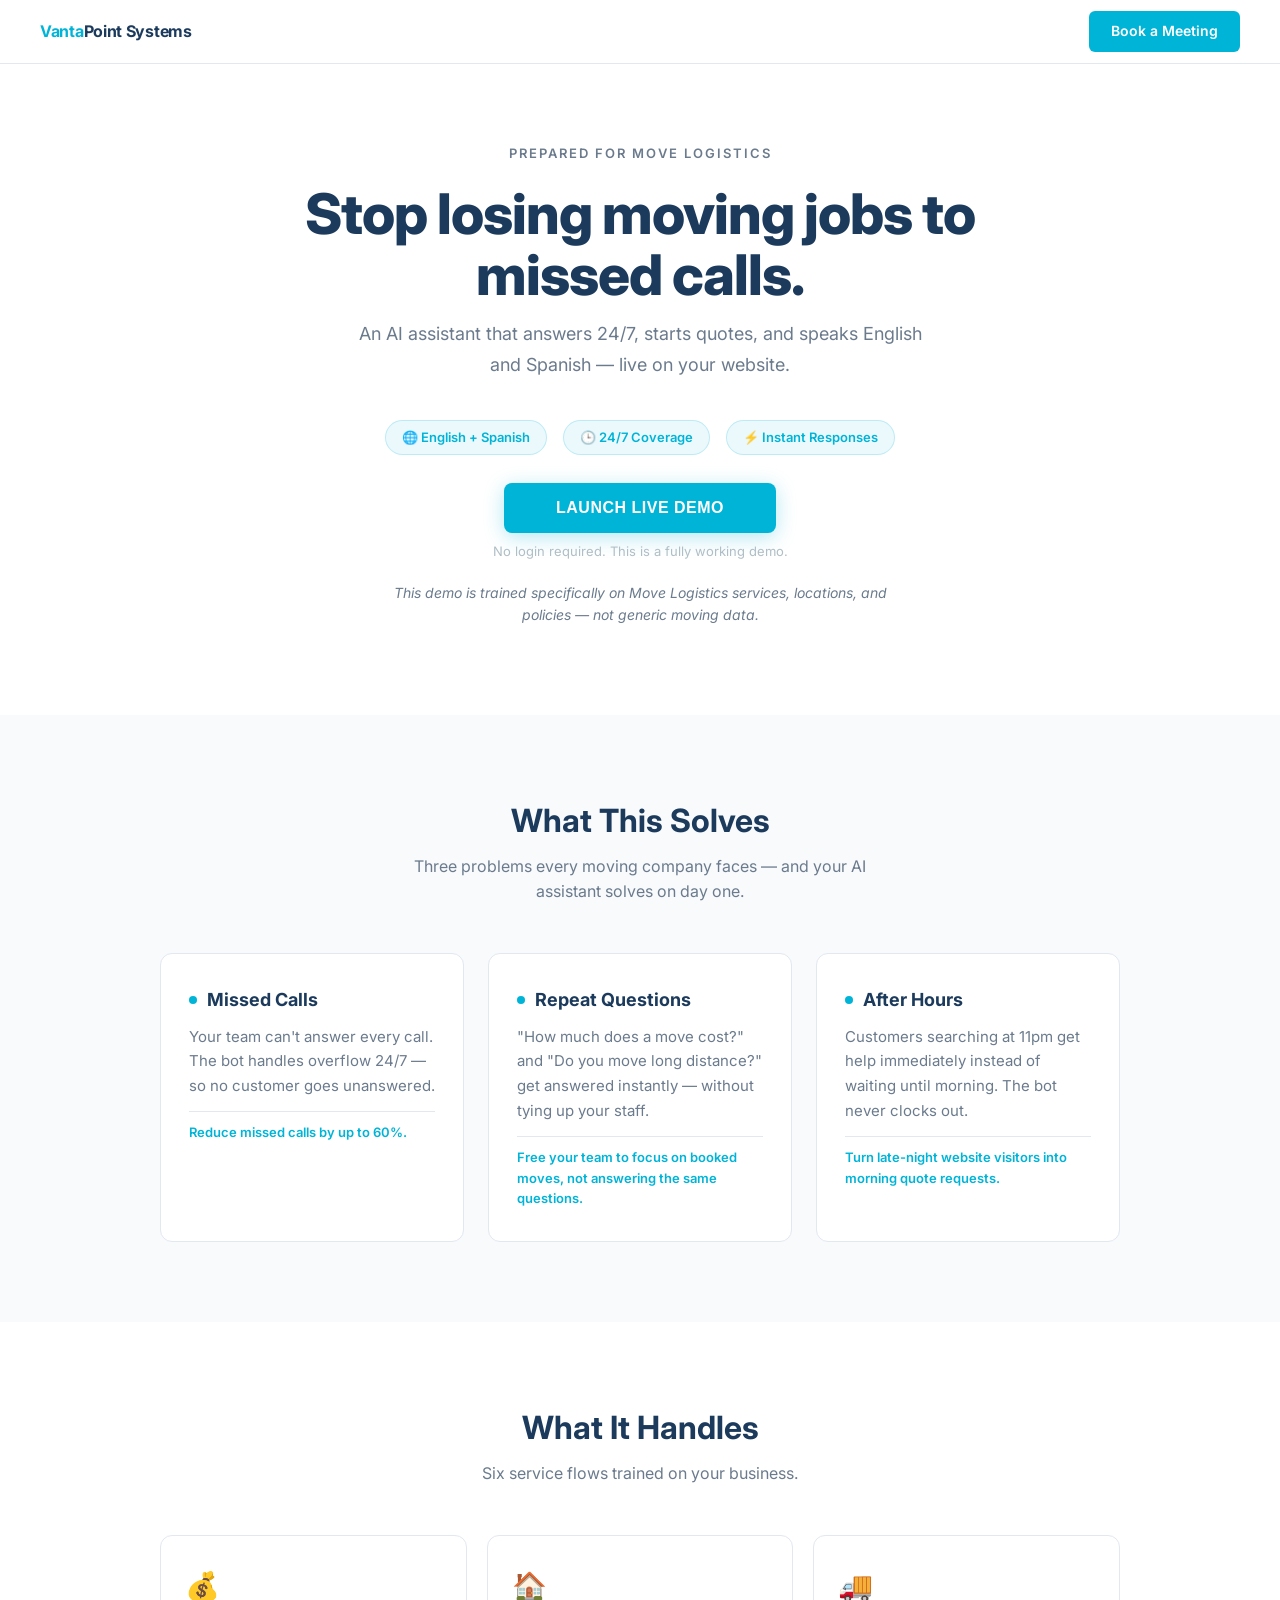
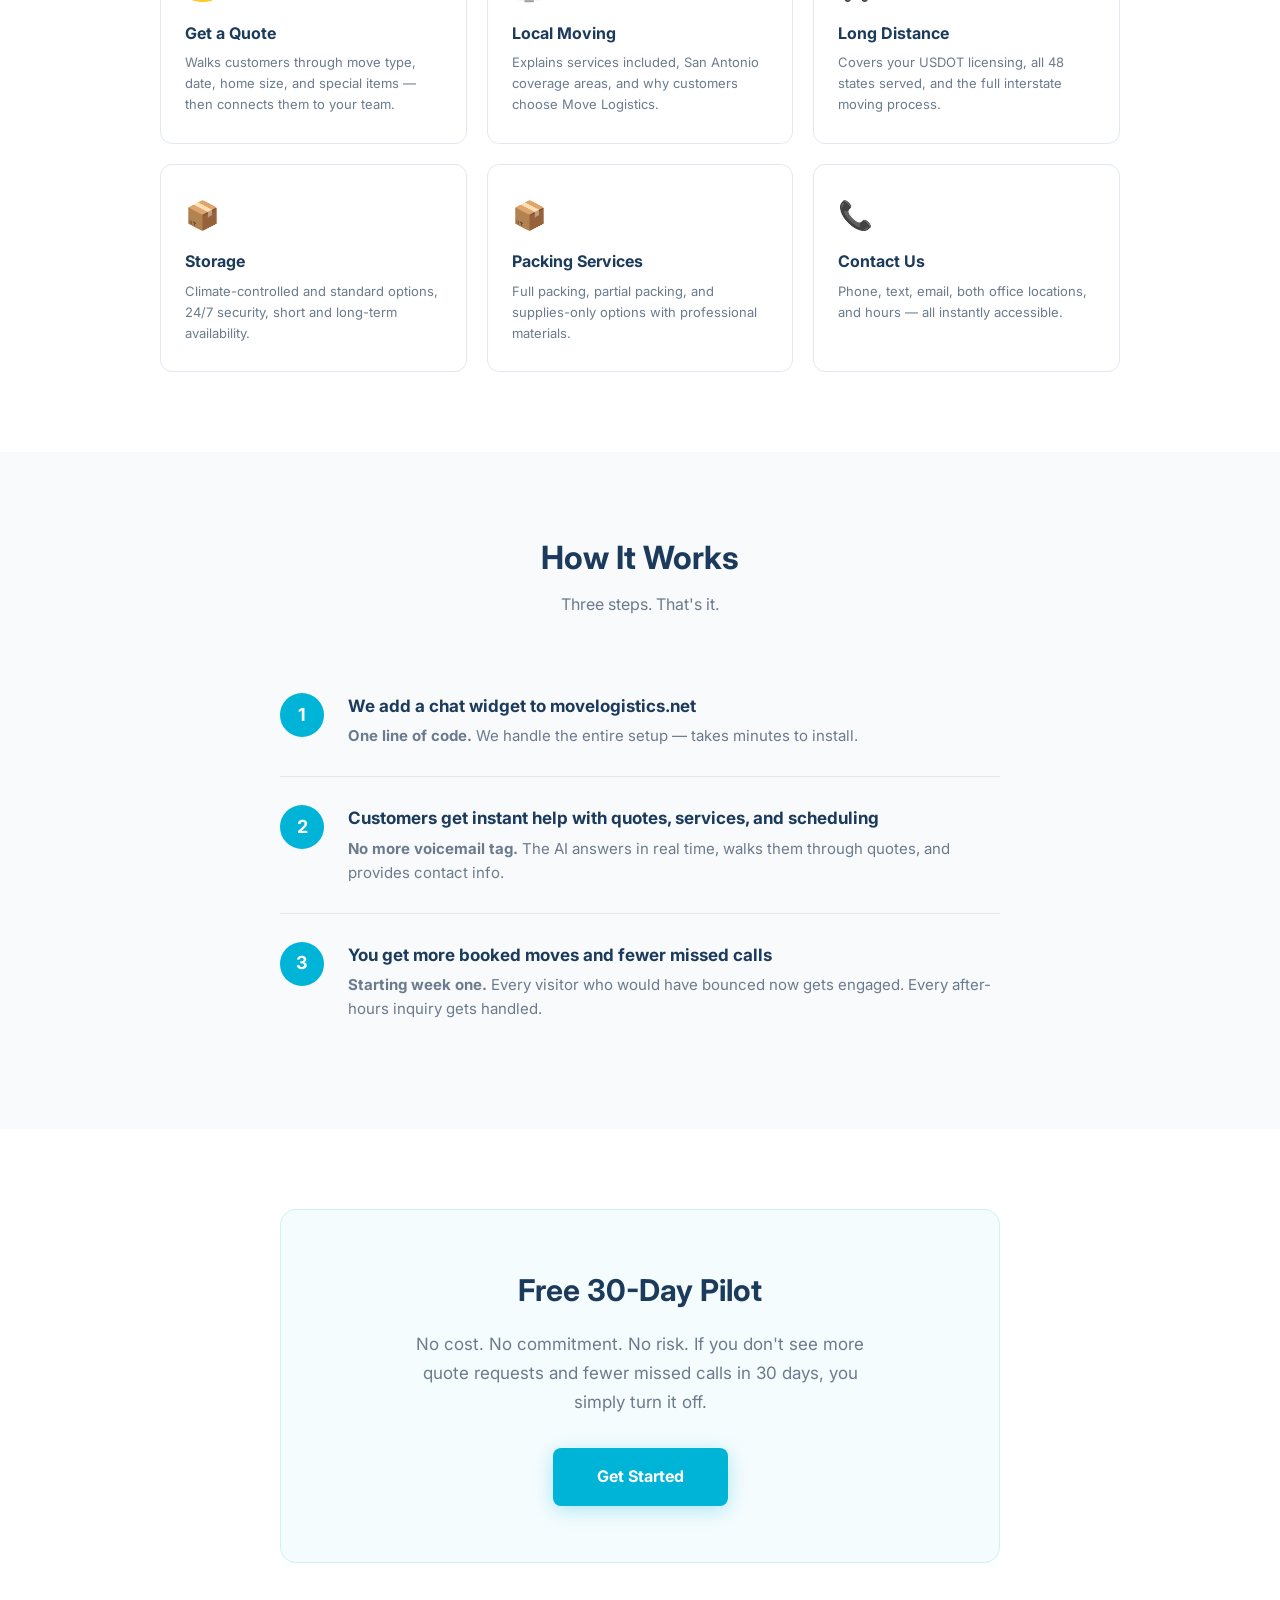
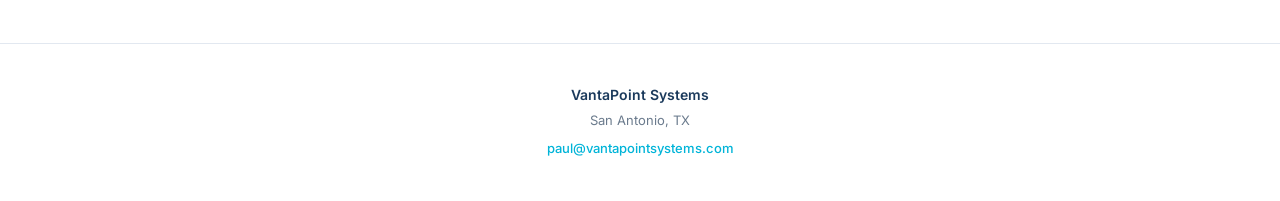
<file: public/pitch.html>
<!DOCTYPE html>
<html lang="en">
<head>
<meta charset="UTF-8">
<meta name="viewport" content="width=device-width, initial-scale=1.0">
<title>AI Assistant for Move Logistics — VantaPoint Systems</title>
<link rel="preconnect" href="https://fonts.googleapis.com">
<link rel="preconnect" href="https://fonts.gstatic.com" crossorigin>
<link href="https://fonts.googleapis.com/css2?family=Inter:wght@400;500;600;700;800&display=swap" rel="stylesheet">
<style>
  *, *::before, *::after { margin: 0; padding: 0; box-sizing: border-box; }

  body {
    font-family: 'Inter', -apple-system, BlinkMacSystemFont, 'Segoe UI', sans-serif;
    color: #1B3A5C;
    background: #fff;
    line-height: 1.6;
    -webkit-font-smoothing: antialiased;
  }

  a { color: inherit; text-decoration: none; }

  /* ===== Nav ===== */
  .nav {
    position: fixed;
    top: 0; left: 0; right: 0;
    z-index: 100;
    display: flex;
    align-items: center;
    justify-content: space-between;
    padding: 0 40px;
    height: 64px;
    background: #fff;
    border-bottom: 1px solid #E2E8F0;
  }
  .nav-logo {
    font-size: 16px;
    font-weight: 700;
    color: #1B3A5C;
    letter-spacing: -0.3px;
  }
  .nav-logo span { color: #00B4D8; }
  .nav-btn {
    font-size: 14px;
    font-weight: 600;
    color: #fff;
    background: #00B4D8;
    padding: 9px 22px;
    border-radius: 6px;
    transition: background 0.2s;
  }
  .nav-btn:hover { background: #0096B7; }

  /* ===== Hero ===== */
  .hero {
    text-align: center;
    padding: 140px 24px 88px;
    background: #fff;
  }
  .hero-for {
    display: inline-block;
    font-size: 13px;
    font-weight: 600;
    color: #6B7B8D;
    text-transform: uppercase;
    letter-spacing: 2px;
    margin-bottom: 20px;
  }
  .hero h1 {
    font-size: 56px;
    font-weight: 800;
    line-height: 1.1;
    color: #1B3A5C;
    max-width: 680px;
    margin: 0 auto 12px;
    letter-spacing: -1px;
  }
  .hero-tagline {
    font-size: 20px;
    font-weight: 600;
    color: #00B4D8;
    letter-spacing: 2px;
    margin-bottom: 28px;
  }
  .hero-sub {
    font-size: 18px;
    color: #6B7B8D;
    max-width: 580px;
    margin: 0 auto 40px;
    line-height: 1.7;
  }
  .hero-btn {
    display: inline-block;
    background: #00B4D8;
    color: #fff;
    font-size: 16px;
    font-weight: 700;
    padding: 16px 52px;
    border-radius: 8px;
    border: none;
    cursor: pointer;
    transition: background 0.2s, transform 0.15s, box-shadow 0.2s;
    box-shadow: 0 4px 20px rgba(0,180,216,0.3);
    letter-spacing: 0.5px;
  }
  .hero-btn:hover {
    background: #0096B7;
    transform: translateY(-2px);
    box-shadow: 0 8px 32px rgba(0,180,216,0.35);
  }
  .hero-btn-outline {
    display: inline-block;
    background: transparent;
    color: #00B4D8;
    font-size: 15px;
    font-weight: 700;
    padding: 14px 40px;
    border-radius: 8px;
    border: 2px solid #00B4D8;
    cursor: pointer;
    transition: background 0.2s, color 0.2s, transform 0.15s;
    letter-spacing: 0.3px;
    margin-bottom: 14px;
  }
  .hero-btn-outline:hover {
    background: #00B4D8;
    color: #fff;
    transform: translateY(-2px);
  }
  .hero-badges {
    display: flex;
    justify-content: center;
    gap: 16px;
    margin-bottom: 28px;
    flex-wrap: wrap;
  }
  .hero-badge {
    display: inline-flex;
    align-items: center;
    gap: 6px;
    background: rgba(0,180,216,0.08);
    border: 1px solid rgba(0,180,216,0.2);
    color: #00B4D8;
    font-size: 13px;
    font-weight: 600;
    padding: 6px 16px;
    border-radius: 20px;
  }
  .hero-trained {
    margin-top: 20px;
    font-size: 14px;
    color: #6B7B8D;
    font-style: italic;
    max-width: 540px;
    margin-left: auto;
    margin-right: auto;
  }
  .hero-note {
    margin-top: 8px;
    font-size: 13px;
    color: #B0BEC5;
  }

  /* ===== Section shared ===== */
  .section-header {
    text-align: center;
    margin-bottom: 48px;
  }
  .section-header h2 {
    font-size: 32px;
    font-weight: 700;
    color: #1B3A5C;
    margin-bottom: 8px;
  }
  .section-header p {
    font-size: 16px;
    color: #6B7B8D;
    max-width: 480px;
    margin: 0 auto;
  }

  /* ===== What This Solves ===== */
  .solves {
    padding: 80px 24px;
    background: #F8FAFC;
  }
  .solves-grid {
    max-width: 960px;
    margin: 0 auto;
    display: grid;
    grid-template-columns: repeat(3, 1fr);
    gap: 24px;
  }
  .solve-card {
    background: #fff;
    border-radius: 12px;
    padding: 32px 28px;
    border: 1px solid #E2E8F0;
  }
  .solve-card h3 {
    font-size: 18px;
    font-weight: 700;
    color: #1B3A5C;
    margin-bottom: 10px;
    display: flex;
    align-items: center;
    gap: 10px;
  }
  .solve-card h3 .solve-dot {
    width: 8px;
    height: 8px;
    background: #00B4D8;
    border-radius: 50%;
    flex-shrink: 0;
  }
  .solve-card p {
    font-size: 15px;
    color: #6B7B8D;
    line-height: 1.65;
  }
  .solve-outcome {
    display: block;
    margin-top: 12px;
    font-size: 13px;
    font-weight: 600;
    color: #00B4D8;
    padding-top: 10px;
    border-top: 1px solid #E2E8F0;
  }

  /* ===== What It Handles ===== */
  .handles {
    padding: 80px 24px;
    background: #fff;
  }
  .handles-grid {
    max-width: 960px;
    margin: 0 auto;
    display: grid;
    grid-template-columns: repeat(3, 1fr);
    gap: 20px;
  }
  .handle-card {
    background: #fff;
    border: 1px solid #E2E8F0;
    border-radius: 12px;
    padding: 28px 24px;
    transition: transform 0.2s, box-shadow 0.2s;
  }
  .handle-card:hover {
    transform: translateY(-3px);
    box-shadow: 0 8px 24px rgba(27,58,92,0.07);
  }
  .handle-emoji {
    font-size: 28px;
    margin-bottom: 12px;
  }
  .handle-card h3 {
    font-size: 16px;
    font-weight: 700;
    color: #1B3A5C;
    margin-bottom: 6px;
  }
  .handle-card p {
    font-size: 13px;
    color: #6B7B8D;
    line-height: 1.6;
  }

  /* ===== How It Works ===== */
  .how {
    padding: 80px 24px;
    background: #F8FAFC;
  }
  .how-steps {
    max-width: 720px;
    margin: 0 auto;
    display: flex;
    flex-direction: column;
    gap: 0;
  }
  .how-step {
    display: flex;
    align-items: flex-start;
    gap: 24px;
    padding: 28px 0;
    border-bottom: 1px solid #E2E8F0;
  }
  .how-step:last-child { border-bottom: none; }
  .how-num {
    width: 44px;
    height: 44px;
    background: #00B4D8;
    color: #fff;
    border-radius: 50%;
    display: flex;
    align-items: center;
    justify-content: center;
    font-size: 18px;
    font-weight: 700;
    flex-shrink: 0;
  }
  .how-step h3 {
    font-size: 17px;
    font-weight: 700;
    color: #1B3A5C;
    margin-bottom: 4px;
  }
  .how-step p {
    font-size: 15px;
    color: #6B7B8D;
    line-height: 1.6;
  }

  /* ===== Pilot CTA ===== */
  .pilot {
    padding: 80px 24px;
    background: #fff;
  }
  .pilot-box {
    max-width: 720px;
    margin: 0 auto;
    background: rgba(0,180,216,0.04);
    border: 1px solid rgba(0,180,216,0.15);
    border-radius: 16px;
    padding: 56px 48px;
    text-align: center;
  }
  .pilot-box h2 {
    font-size: 30px;
    font-weight: 700;
    color: #1B3A5C;
    margin-bottom: 16px;
  }
  .pilot-box p {
    font-size: 17px;
    color: #6B7B8D;
    line-height: 1.7;
    max-width: 480px;
    margin: 0 auto 32px;
  }
  .pilot-btn {
    display: inline-block;
    background: #00B4D8;
    color: #fff;
    font-size: 16px;
    font-weight: 700;
    padding: 16px 44px;
    border-radius: 8px;
    transition: background 0.2s, box-shadow 0.2s;
    box-shadow: 0 4px 20px rgba(0,180,216,0.3);
  }
  .pilot-btn:hover {
    background: #0096B7;
    box-shadow: 0 8px 28px rgba(0,180,216,0.35);
  }

  /* ===== Footer ===== */
  .footer {
    padding: 40px 24px;
    background: #fff;
    border-top: 1px solid #E2E8F0;
    text-align: center;
  }
  .footer-company {
    font-size: 14px;
    font-weight: 600;
    color: #1B3A5C;
    margin-bottom: 4px;
  }
  .footer-location {
    font-size: 13px;
    color: #6B7B8D;
    margin-bottom: 4px;
  }
  .footer-email {
    font-size: 13px;
    color: #00B4D8;
    font-weight: 500;
  }
  .footer-email:hover { text-decoration: underline; }

  /* ===== Responsive ===== */
  @media (max-width: 768px) {
    .nav { padding: 0 20px; }
    .hero { padding: 120px 20px 64px; }
    .hero h1 { font-size: 34px; }
    .hero-sub { font-size: 16px; }
    .solves-grid { grid-template-columns: 1fr; }
    .handles-grid { grid-template-columns: 1fr; }
  }
  @media (max-width: 480px) {
    .hero h1 { font-size: 28px; }
    .pilot-box { padding: 40px 24px; }
  }
</style>
</head>
<body>

<!-- Nav -->
<nav class="nav">
  <div class="nav-logo"><span>Vanta</span>Point Systems</div>
  <a href="mailto:paul@vantapointsystems.com" class="nav-btn">Book a Meeting</a>
</nav>

<!-- Hero -->
<section class="hero">
  <div class="hero-for">Prepared for Move Logistics</div>
  <h1>Stop losing moving jobs to missed calls.</h1>
  <p class="hero-sub">An AI assistant that answers 24/7, starts quotes, and speaks English and Spanish &mdash; live on your website.</p>
  <div class="hero-badges">
    <span class="hero-badge">&#127760; English + Spanish</span>
    <span class="hero-badge">&#128338; 24/7 Coverage</span>
    <span class="hero-badge">&#9889; Instant Responses</span>
  </div>
  <button type="button" class="hero-btn" id="launchBtn">LAUNCH LIVE DEMO</button>
  <p class="hero-note">No login required. This is a fully working demo.</p>
  <p class="hero-trained">This demo is trained specifically on Move Logistics services, locations, and policies &mdash; not generic moving data.</p>
</section>

<!-- What This Solves -->
<section class="solves">
  <div class="section-header">
    <h2>What This Solves</h2>
    <p>Three problems every moving company faces &mdash; and your AI assistant solves on day one.</p>
  </div>
  <div class="solves-grid">
    <div class="solve-card">
      <h3><span class="solve-dot"></span> Missed Calls</h3>
      <p>Your team can't answer every call. The bot handles overflow 24/7 &mdash; so no customer goes unanswered.</p>
      <span class="solve-outcome">Reduce missed calls by up to 60%.</span>
    </div>
    <div class="solve-card">
      <h3><span class="solve-dot"></span> Repeat Questions</h3>
      <p>"How much does a move cost?" and "Do you move long distance?" get answered instantly &mdash; without tying up your staff.</p>
      <span class="solve-outcome">Free your team to focus on booked moves, not answering the same questions.</span>
    </div>
    <div class="solve-card">
      <h3><span class="solve-dot"></span> After Hours</h3>
      <p>Customers searching at 11pm get help immediately instead of waiting until morning. The bot never clocks out.</p>
      <span class="solve-outcome">Turn late-night website visitors into morning quote requests.</span>
    </div>
  </div>
</section>

<!-- What It Handles -->
<section class="handles">
  <div class="section-header">
    <h2>What It Handles</h2>
    <p>Six service flows trained on your business.</p>
  </div>
  <div class="handles-grid">
    <div class="handle-card">
      <div class="handle-emoji">&#128176;</div>
      <h3>Get a Quote</h3>
      <p>Walks customers through move type, date, home size, and special items &mdash; then connects them to your team.</p>
    </div>
    <div class="handle-card">
      <div class="handle-emoji">&#127968;</div>
      <h3>Local Moving</h3>
      <p>Explains services included, San Antonio coverage areas, and why customers choose Move Logistics.</p>
    </div>
    <div class="handle-card">
      <div class="handle-emoji">&#128666;</div>
      <h3>Long Distance</h3>
      <p>Covers your USDOT licensing, all 48 states served, and the full interstate moving process.</p>
    </div>
    <div class="handle-card">
      <div class="handle-emoji">&#128230;</div>
      <h3>Storage</h3>
      <p>Climate-controlled and standard options, 24/7 security, short and long-term availability.</p>
    </div>
    <div class="handle-card">
      <div class="handle-emoji">&#128230;</div>
      <h3>Packing Services</h3>
      <p>Full packing, partial packing, and supplies-only options with professional materials.</p>
    </div>
    <div class="handle-card">
      <div class="handle-emoji">&#128222;</div>
      <h3>Contact Us</h3>
      <p>Phone, text, email, both office locations, and hours &mdash; all instantly accessible.</p>
    </div>
  </div>
</section>

<!-- How It Works -->
<section class="how">
  <div class="section-header">
    <h2>How It Works</h2>
    <p>Three steps. That's it.</p>
  </div>
  <div class="how-steps">
    <div class="how-step">
      <div class="how-num">1</div>
      <div>
        <h3>We add a chat widget to movelogistics.net</h3>
        <p><strong>One line of code.</strong> We handle the entire setup &mdash; takes minutes to install.</p>
      </div>
    </div>
    <div class="how-step">
      <div class="how-num">2</div>
      <div>
        <h3>Customers get instant help with quotes, services, and scheduling</h3>
        <p><strong>No more voicemail tag.</strong> The AI answers in real time, walks them through quotes, and provides contact info.</p>
      </div>
    </div>
    <div class="how-step">
      <div class="how-num">3</div>
      <div>
        <h3>You get more booked moves and fewer missed calls</h3>
        <p><strong>Starting week one.</strong> Every visitor who would have bounced now gets engaged. Every after-hours inquiry gets handled.</p>
      </div>
    </div>
  </div>
</section>

<!-- Pilot CTA -->
<section class="pilot">
  <div class="pilot-box">
    <h2>Free 30-Day Pilot</h2>
    <p>No cost. No commitment. No risk. If you don't see more quote requests and fewer missed calls in 30 days, you simply turn it off.</p>
    <a href="mailto:paul@vantapointsystems.com" class="pilot-btn">Get Started</a>
  </div>
</section>

<!-- Footer -->
<footer class="footer">
  <div class="footer-company">VantaPoint Systems</div>
  <div class="footer-location">San Antonio, TX</div>
  <a href="mailto:paul@vantapointsystems.com" class="footer-email">paul@vantapointsystems.com</a>
</footer>

<script>
  var widgetLoaded = false;
  function openChatbot(e) {
    e.preventDefault();
    if (widgetLoaded) {
      var bubble = document.querySelector('.cps-chat-bubble');
      if (bubble) bubble.click();
      return;
    }
    widgetLoaded = true;
    var link = document.createElement('link');
    link.rel = 'stylesheet';
    link.href = '/widget.css?v=8';
    document.head.appendChild(link);
    var script = document.createElement('script');
    script.src = '/widget.js?v=8';
    script.onload = function () {
      setTimeout(function () {
        var bubble = document.querySelector('.cps-chat-bubble');
        if (bubble) bubble.click();
      }, 100);
    };
    document.body.appendChild(script);
  }
  document.getElementById('launchBtn').addEventListener('click', openChatbot);
</script>

</body>
</html>
</file>
